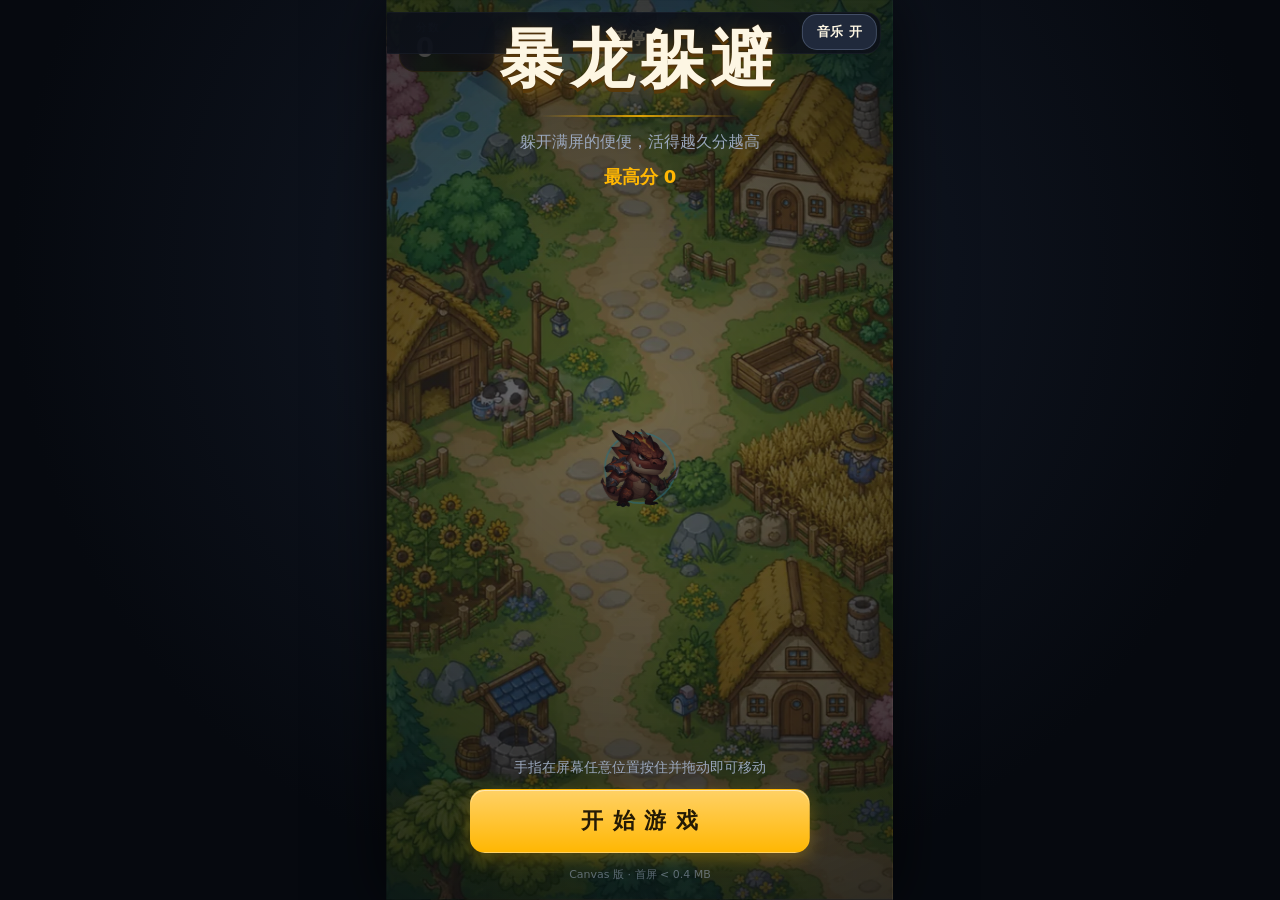
<file: docs/index.html>
<!DOCTYPE html>
<html lang="zh-CN">
<head>
<meta charset="utf-8">
<meta name="viewport" content="width=device-width, initial-scale=1, viewport-fit=cover, user-scalable=no">
<meta name="theme-color" content="#0b0f18">
<meta name="description" content="暴龙躲避 —— 拖动屏幕躲开满屏的便便，活得越久分越高。">
<title>暴龙躲避</title>
<link rel="icon" href="data:,">
<link rel="preload" as="image" href="assets/bg.webp">
<link rel="preload" as="image" href="assets/dragon.png">
<link rel="stylesheet" href="style.css">
</head>
<body data-mode="loading">
<div id="stage">
  <canvas id="game"></canvas>

  <!-- 浮动摇杆 -->
  <div id="stick"><div id="knob"></div></div>

  <!-- 游戏内 HUD -->
  <div id="hud" class="hidden">
    <div class="pill score-pill">
      <div class="cap">分数</div>
      <div id="score" class="num">0</div>
    </div>
    <div class="pill best-pill"><span id="best">最高 0</span></div>
    <button class="btn ghost pause-btn" data-action="pause">暂停</button>
  </div>

  <!-- 首界面 -->
  <div id="home" class="overlay hidden">
    <div class="scrim"></div>
    <button class="btn ghost small music-btn" id="musicHome" data-action="music">音乐 开</button>
    <div class="home-inner">
      <h1 class="title">暴龙躲避</h1>
      <div class="rule"></div>
      <p class="subtitle">躲开满屏的便便，活得越久分越高</p>
      <p class="best-line" id="homeBest">最高分   0</p>
    </div>
    <div class="home-bottom">
      <p class="hint">手指在屏幕任意位置按住并拖动即可移动</p>
      <button class="btn primary" data-action="start">开 始 游 戏</button>
      <p class="footer">Canvas 版 · 首屏 &lt; 0.4 MB</p>
    </div>
  </div>

  <!-- 暂停 -->
  <div id="pause" class="overlay hidden">
    <div class="scrim"></div>
    <div class="panel">
      <h2>暂停中</h2>
      <div class="rule"></div>
      <button class="btn primary" data-action="resume">继续游戏</button>
      <button class="btn ghost" data-action="restart">重新开始</button>
      <button class="btn ghost" id="musicPause" data-action="music">音乐 开</button>
      <button class="btn ghost" data-action="home">返回首界面</button>
    </div>
  </div>

  <!-- 结算 -->
  <div id="over" class="overlay hidden">
    <div class="scrim"></div>
    <div class="panel">
      <h2>游戏结束</h2>
      <p id="overRecord" class="record hidden">新 纪 录 ！</p>
      <div class="rule"></div>
      <p class="cap">本局分数</p>
      <p id="overScore" class="big-score">0</p>
      <p id="overTime" class="stat">存活时间    0.0 秒</p>
      <p id="overBest" class="stat">最高分      0</p>
      <button class="btn primary" data-action="restart">再 来 一 局</button>
      <button class="btn ghost" data-action="home">返回首界面</button>
    </div>
  </div>

  <!-- 资源加载 -->
  <div id="loader" class="overlay">
    <div class="load-box">
      <div class="load-title">暴龙躲避</div>
      <div class="bar-wrap"><div id="loaderBar"></div></div>
      <p class="load-hint" id="loaderHint">正在准备…</p>
    </div>
  </div>
</div>

<script type="module" src="js/game.js"></script>
</body>
</html>
</file>
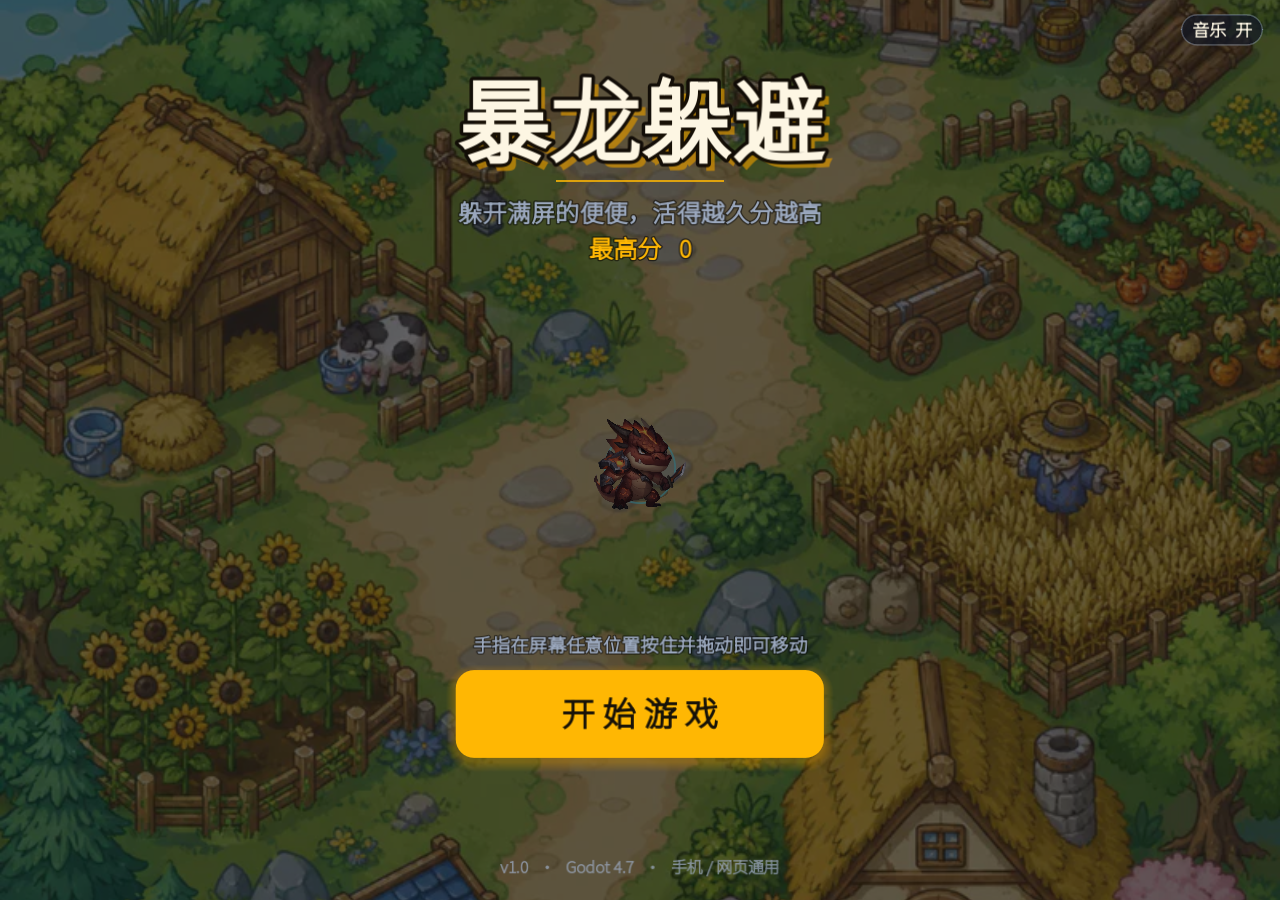
<file: docs/godot/index.html>
<!DOCTYPE html>
<html lang="zh-CN">
<head>
	<meta charset="utf-8">
	<meta name="viewport" content="width=device-width, user-scalable=no, initial-scale=1.0, viewport-fit=cover">
	<meta name="theme-color" content="#0f1420">
	<title>Dodge 韬查伩</title>
	<style>
		html, body, #canvas {
			margin: 0;
			padding: 0;
			border: 0;
			height: 100%;
			width: 100%;
		}
		body {
			background: #0f1420;
			color: #fdf6e3;
			overflow: hidden;
			touch-action: none;
			font-family: "PingFang SC", "Microsoft YaHei", "Noto Sans SC", "Hiragino Sans GB", sans-serif;
			-webkit-user-select: none;
			user-select: none;
		}
		#canvas { display: block; outline: none; }

		#status {
			position: fixed;
			inset: 0;
			display: flex;
			flex-direction: column;
			align-items: center;
			justify-content: center;
			gap: 22px;
			background: radial-gradient(circle at 50% 40%, #1b2232 0%, #0b0f18 70%);
			z-index: 10;
			transition: opacity .35s ease;
		}
		#status.done { opacity: 0; pointer-events: none; }
		#title {
			font-size: clamp(28px, 9vw, 46px);
			letter-spacing: .12em;
			font-weight: 700;
			color: #ffb703;
			text-shadow: 0 4px 18px rgba(255, 183, 3, .35);
		}
		#bar-wrap {
			width: min(70vw, 300px);
			height: 8px;
			border-radius: 99px;
			background: rgba(255, 255, 255, .12);
			overflow: hidden;
		}
		#bar {
			height: 100%;
			width: 0%;
			border-radius: 99px;
			background: linear-gradient(90deg, #ffb703, #ffd166);
			transition: width .18s ease;
		}
		#hint {
			font-size: 13px;
			color: #9aa7bd;
			letter-spacing: .05em;
			min-height: 1.2em;
			text-align: center;
			padding: 0 24px;
			line-height: 1.6;
		}
		#notice {
			display: none;
			max-width: min(86vw, 460px);
			padding: 14px 18px;
			border-radius: 12px;
			background: #5b3943;
			border: 1px solid #9b3943;
			color: #ffe8e8;
			font-size: 14px;
			line-height: 1.6;
			white-space: pre-wrap;
			text-align: center;
		}
	</style>
	<link id="-gd-engine-icon" rel="icon" type="image/png" href="index.icon.png" />
<link rel="apple-touch-icon" href="index.apple-touch-icon.png"/>

</head>
<body>
	<canvas id="canvas">你的浏览器不支持 canvas。</canvas>
	<noscript>你的浏览器禁用了 JavaScript，无法运行本游戏。</noscript>

	<div id="status">
		<div id="title">暴龙躲避</div>
		<div id="bar-wrap"><div id="bar"></div></div>
		<div id="hint">正在加载引擎…</div>
		<div id="notice"></div>
	</div>

	<script src="index.js"></script>
	<script>
const GODOT_CONFIG = {"args":[],"canvasResizePolicy":2,"emscriptenPoolSize":8,"ensureCrossOriginIsolationHeaders":true,"executable":"index","experimentalVK":false,"fileSizes":{"index.pck":1557620,"index.wasm":39514754},"focusCanvas":true,"gdextensionLibs":[],"godotPoolSize":4};
const GODOT_THREADS_ENABLED = false;

// ---------------------------------------------------------------------------
// 体积优化：Godot 的 index.wasm 有 37 MB，gzip 之后只有 9.6 MB。
// GitHub Pages 不会给 .wasm 做压缩，所以这里自己下载 index.wasm.gz、
// 在浏览器里用 DecompressionStream 解开，再把字节塞给引擎的 fetch。
// 不支持 DecompressionStream 的老浏览器会自动回退到原始的 index.wasm。
// ---------------------------------------------------------------------------
const statusEl = document.getElementById('status');
const barEl = document.getElementById('bar');
const hintEl = document.getElementById('hint');
const noticeEl = document.getElementById('notice');

let progress = 0;
function setProgress(value, text) {
	progress = Math.max(progress, Math.min(1, value));
	barEl.style.width = (progress * 100).toFixed(1) + '%';
	if (text) hintEl.textContent = text;
}

function showNotice(text) {
	noticeEl.textContent = text;
	noticeEl.style.display = 'block';
}

// 兜底：加 ?raw=1 打开时跳过 gzip 直读原始 wasm（慢但一定能跑）
const RAW_MODE = /[?&]raw=1/.test(location.search);

const WASM_GZ = 'index.wasm.gz';
let wasmBufferPromise = null;

async function prefetchWasm() {
	if (!('DecompressionStream' in window) || !window.fetch) return null;
	try {
		const resp = await fetch(WASM_GZ, { cache: 'force-cache' });
		if (!resp.ok) return null;
		const total = Number(resp.headers.get('content-length')) || 0;
		let received = 0;
		const chunks = [];
		const reader = resp.body.getReader();
		for (;;) {
			const { done, value } = await reader.read();
			if (done) break;
			chunks.push(value);
			received += value.length;
			// 下载阶段占 0~72%
			setProgress(0.72 * (total ? received / total : 0.5), '正在下载引擎… ' + (total ? Math.round(100 * received / total) : ''));
		}
		setProgress(0.76, '正在解压引擎…');
		const stream = new Blob(chunks).stream().pipeThrough(new DecompressionStream('gzip'));
		const buffer = await new Response(stream).arrayBuffer();
		setProgress(0.86, '引擎就绪，正在加载游戏资源…');
		return buffer;
	} catch (err) {
		console.warn('[loader] wasm.gz 解压失败，回退到未压缩的 index.wasm', err);
		return null;
	}
}

wasmBufferPromise = RAW_MODE ? Promise.resolve(null) : prefetchWasm();

const nativeFetch = window.fetch ? window.fetch.bind(window) : null;
if (nativeFetch) {
	window.fetch = async function (input, init) {
		const url = typeof input === 'string' ? input : (input && input.url) || '';
		if (!url.endsWith('.gz') && /\.wasm(\?|$)/.test(url)) {
			const buffer = await wasmBufferPromise;
			if (buffer) {
				return new Response(buffer, {
					status: 200,
					headers: { 'Content-Type': 'application/wasm' },
				});
			}
		}
		return nativeFetch(input, init);
	};
}

const engine = new Engine(GODOT_CONFIG);

(function () {
	let initializing = true;

	function displayFailureNotice(err) {
		console.error(err);
		const message = err instanceof Error ? err.message : String(err);
		showNotice('启动失败：\n' + message + '\n\n请先刷新重试；仍然不行就点下面的兼容模式（较慢但一定能跑）。');
		const link = document.createElement('a');
		link.href = '?raw=1';
		link.textContent = '用兼容模式打开';
		link.style.cssText = 'display:inline-block;margin-top:12px;color:#ffd166;text-decoration:underline;font-size:14px;';
		noticeEl.appendChild(document.createElement('br'));
		noticeEl.appendChild(link);
		setProgress(1, '');
		initializing = false;
	}

	const missing = Engine.getMissingFeatures({ threads: GODOT_THREADS_ENABLED });
	if (missing.length !== 0) {
		showNotice('你的浏览器缺少运行所需的特性：\n' + missing.join('\n'));
		return;
	}

	engine.startGame({
		onProgress: function (current, total) {
			if (current > 0 && total > 0) {
				// 引擎资源加载阶段占 86~100%
				setProgress(0.86 + 0.14 * (current / total), '正在加载游戏资源…');
			} else {
				setProgress(0.9, '正在加载游戏资源…');
			}
		},
	}).then(() => {
		if (!initializing) return;
		setProgress(1, '');
		statusEl.classList.add('done');
		setTimeout(() => statusEl.remove(), 400);
		initializing = false;
	}, displayFailureNotice);
}());
	</script>
</body>
</html>
</file>
<file: docs/style.css>
:root {
  --gold: #ffb703;
  --gold-light: #ffd166;
  --cream: #fdf6e3;
  --muted: #9aa7bd;
  --panel: #1b2232;
  --panel-soft: #232c3f;
  --ink: #0b0f18;
}

* { box-sizing: border-box; }

html, body {
  margin: 0;
  padding: 0;
  height: 100%;
  background: radial-gradient(circle at 50% 30%, #141b29 0%, #06090f 70%);
  color: var(--cream);
  font-family: "PingFang SC", "Microsoft YaHei", "Noto Sans SC", "Hiragino Sans GB", system-ui, sans-serif;
  overflow: hidden;
  -webkit-user-select: none;
  user-select: none;
  -webkit-tap-highlight-color: transparent;
  overscroll-behavior: none;
}

/* 竖屏舞台：手机全屏，桌面居中成一条手机比例的窄栏 */
#stage {
  position: fixed;
  inset: 0;
  margin: auto;
  overflow: hidden;
  container-type: size;
  background: #0b0f18;
  box-shadow: 0 0 60px rgba(0, 0, 0, .7);
}

@media (min-aspect-ratio: 3/4) {
  #stage {
    inset: auto;
    top: 0;
    left: 50%;
    transform: translateX(-50%);
    width: min(100vw, 56.25vh);
    height: 100vh;
    border-radius: 0;
  }
}

#game {
  display: block;
  width: 100%;
  height: 100%;
  touch-action: none;
}

/* ---------- 摇杆 ---------- */
#stick {
  position: absolute;
  left: 0;
  top: 0;
  width: 124px;
  height: 124px;
  margin: -62px 0 0 -62px;
  border-radius: 50%;
  border: 2px solid rgba(255, 255, 255, .18);
  background: rgba(255, 255, 255, .05);
  pointer-events: none;
  opacity: 0;
  transition: opacity .12s ease;
  z-index: 4;
}
#stick.on { opacity: 1; }

#knob {
  position: absolute;
  left: 50%;
  top: 50%;
  width: 56px;
  height: 56px;
  margin: -28px 0 0 -28px;
  border-radius: 50%;
  background: rgba(90, 200, 255, .28);
  border: 2px solid rgba(120, 230, 255, .6);
}

/* ---------- HUD ---------- */
#hud { position: absolute; inset: 0; pointer-events: none; z-index: 3; }

.pill {
  position: absolute;
  top: calc(env(safe-area-inset-top, 0px) + 12px);
  background: rgba(8, 12, 20, .62);
  border: 1px solid rgba(255, 183, 3, .35);
  border-radius: 16px;
  backdrop-filter: blur(6px);
  -webkit-backdrop-filter: blur(6px);
}

.score-pill {
  left: 12px;
  padding: 7px 16px 9px;
  min-width: 96px;
}
.score-pill .cap { font-size: 11px; color: var(--muted); letter-spacing: .08em; }
.score-pill .num { font-size: 26px; font-weight: 700; line-height: 1.05; }

.best-pill {
  right: 92px;
  padding: 9px 14px;
  font-size: 12px;
  color: var(--muted);
  white-space: nowrap;
}

.pause-btn {
  position: absolute;
  top: calc(env(safe-area-inset-top, 0px) + 12px);
  right: 12px;
  width: 68px;
  height: 42px;
  padding: 0;
  font-size: 14px;
  pointer-events: auto;
}

/* ---------- 通用按钮 ---------- */
.btn {
  display: block;
  width: 100%;
  padding: 14px 18px;
  border-radius: 15px;
  border: 1px solid transparent;
  font-family: inherit;
  font-size: 17px;
  font-weight: 600;
  letter-spacing: .04em;
  cursor: pointer;
  transition: transform .08s ease, filter .15s ease, background .15s ease;
}
.btn:active { transform: scale(.975); }

.btn.primary {
  background: linear-gradient(180deg, var(--gold-light), var(--gold));
  color: #241a05;
  box-shadow: 0 6px 18px rgba(255, 183, 3, .28), inset 0 1px 0 rgba(255, 255, 255, .5);
}
.btn.primary:hover { filter: brightness(1.06); }

.btn.ghost {
  background: rgba(35, 44, 63, .92);
  color: var(--cream);
  border-color: rgba(140, 160, 190, .32);
}
.btn.ghost:hover { background: rgba(48, 60, 84, .95); }

.btn.small { width: auto; padding: 8px 14px; font-size: 13px; }

/* ---------- 覆盖层 ---------- */
.overlay {
  position: absolute;
  inset: 0;
  z-index: 5;
  display: flex;
  flex-direction: column;
  align-items: center;
  justify-content: center;
  padding: 20px;
}
.overlay.hidden { display: none; }

.scrim {
  position: absolute;
  inset: 0;
  background: radial-gradient(circle at 50% 45%, rgba(10, 14, 22, .55), rgba(4, 6, 11, .82));
}

/* ---------- 首界面 ---------- */
#home { justify-content: space-between; padding: calc(env(safe-area-inset-top, 0px) + 16px) 18px calc(env(safe-area-inset-bottom, 0px) + 18px); }

.home-inner {
  position: relative;
  width: 100%;
  text-align: center;
  animation: rise .35s ease-out both;
}

.music-btn {
  position: absolute;
  top: calc(env(safe-area-inset-top, 0px) + 14px);
  right: 16px;
  z-index: 2;
}

.title {
  margin: 0;
  font-size: clamp(34px, 13cqw, 64px);
  letter-spacing: .10em;
  color: var(--cream);
  text-shadow: 0 0 2px #3a2308, 0 4px 0 #5b3a0a, 0 10px 26px rgba(255, 183, 3, .35);
}

.rule {
  width: min(46%, 200px);
  height: 2px;
  margin: 12px auto;
  background: linear-gradient(90deg, transparent, var(--gold), transparent);
  opacity: .85;
}

.subtitle {
  margin: 6px 0 0;
  font-size: clamp(12px, 3.4cqw, 16px);
  color: var(--muted);
  line-height: 1.6;
}

.best-line {
  margin: 10px 0 0;
  font-size: clamp(14px, 3.8cqw, 18px);
  color: var(--gold);
  font-weight: 600;
}

.home-bottom {
  position: relative;
  width: 100%;
  display: flex;
  flex-direction: column;
  gap: 12px;
  align-items: center;
  animation: rise .45s .05s ease-out both;
}

.hint {
  margin: 0;
  font-size: clamp(11px, 3.1cqw, 14px);
  color: var(--muted);
  text-align: center;
}

.home-bottom .btn.primary {
  max-width: 340px;
  font-size: clamp(17px, 4.6cqw, 22px);
  padding: 16px 18px;
}

.footer {
  margin: 2px 0 0;
  font-size: 11px;
  color: rgba(154, 167, 189, .55);
}

/* ---------- 面板（暂停 / 结算） ---------- */
.panel {
  position: relative;
  width: min(84cqw, 330px);
  padding: 22px 20px 20px;
  border-radius: 22px;
  background: linear-gradient(180deg, rgba(30, 38, 54, .98), rgba(18, 24, 36, .98));
  border: 1px solid rgba(255, 183, 3, .5);
  box-shadow: 0 18px 50px rgba(0, 0, 0, .55), inset 0 1px 0 rgba(255, 255, 255, .06);
  display: flex;
  flex-direction: column;
  gap: 10px;
  animation: pop .24s cubic-bezier(.2, 1.2, .4, 1) both;
}

.panel h2 {
  margin: 0;
  font-size: clamp(22px, 6.2cqw, 30px);
  text-align: center;
  letter-spacing: .08em;
}

.panel .rule { margin: 2px auto 6px; }

.panel .cap {
  margin: 2px 0 -6px;
  text-align: center;
  font-size: 12px;
  color: var(--muted);
  letter-spacing: .1em;
}

.big-score {
  margin: 0;
  text-align: center;
  font-size: clamp(44px, 13cqw, 62px);
  font-weight: 800;
  color: var(--gold);
  line-height: 1.1;
  text-shadow: 0 4px 18px rgba(255, 183, 3, .25);
}

.stat {
  margin: 0;
  text-align: center;
  font-size: 13px;
  color: var(--muted);
}

.record {
  margin: 2px 0 -4px;
  text-align: center;
  font-size: 14px;
  font-weight: 700;
  color: var(--gold);
  letter-spacing: .18em;
  animation: blink 1.4s ease-in-out infinite;
}
.record.hidden { display: none; }

/* ---------- 加载页 ---------- */
#loader { z-index: 20; background: radial-gradient(circle at 50% 40%, #1b2232 0%, #080b12 70%); }

.load-box {
  position: relative;
  width: min(70cqw, 280px);
  text-align: center;
}

.load-title {
  font-size: clamp(26px, 8cqw, 38px);
  font-weight: 700;
  letter-spacing: .12em;
  color: var(--gold);
  margin-bottom: 18px;
  text-shadow: 0 4px 18px rgba(255, 183, 3, .3);
}

.bar-wrap {
  height: 7px;
  border-radius: 99px;
  background: rgba(255, 255, 255, .12);
  overflow: hidden;
}

#loaderBar {
  height: 100%;
  width: 0%;
  border-radius: 99px;
  background: linear-gradient(90deg, var(--gold), var(--gold-light));
  transition: width .2s ease;
}

.load-hint {
  margin: 12px 0 0;
  font-size: 12px;
  color: var(--muted);
  letter-spacing: .05em;
}

@keyframes rise {
  from { opacity: 0; transform: translateY(14px); }
  to { opacity: 1; transform: translateY(0); }
}

@keyframes pop {
  from { opacity: 0; transform: scale(.92); }
  to { opacity: 1; transform: scale(1); }
}

@keyframes blink {
  0%, 100% { opacity: 1; }
  50% { opacity: .45; }
}
</file>
